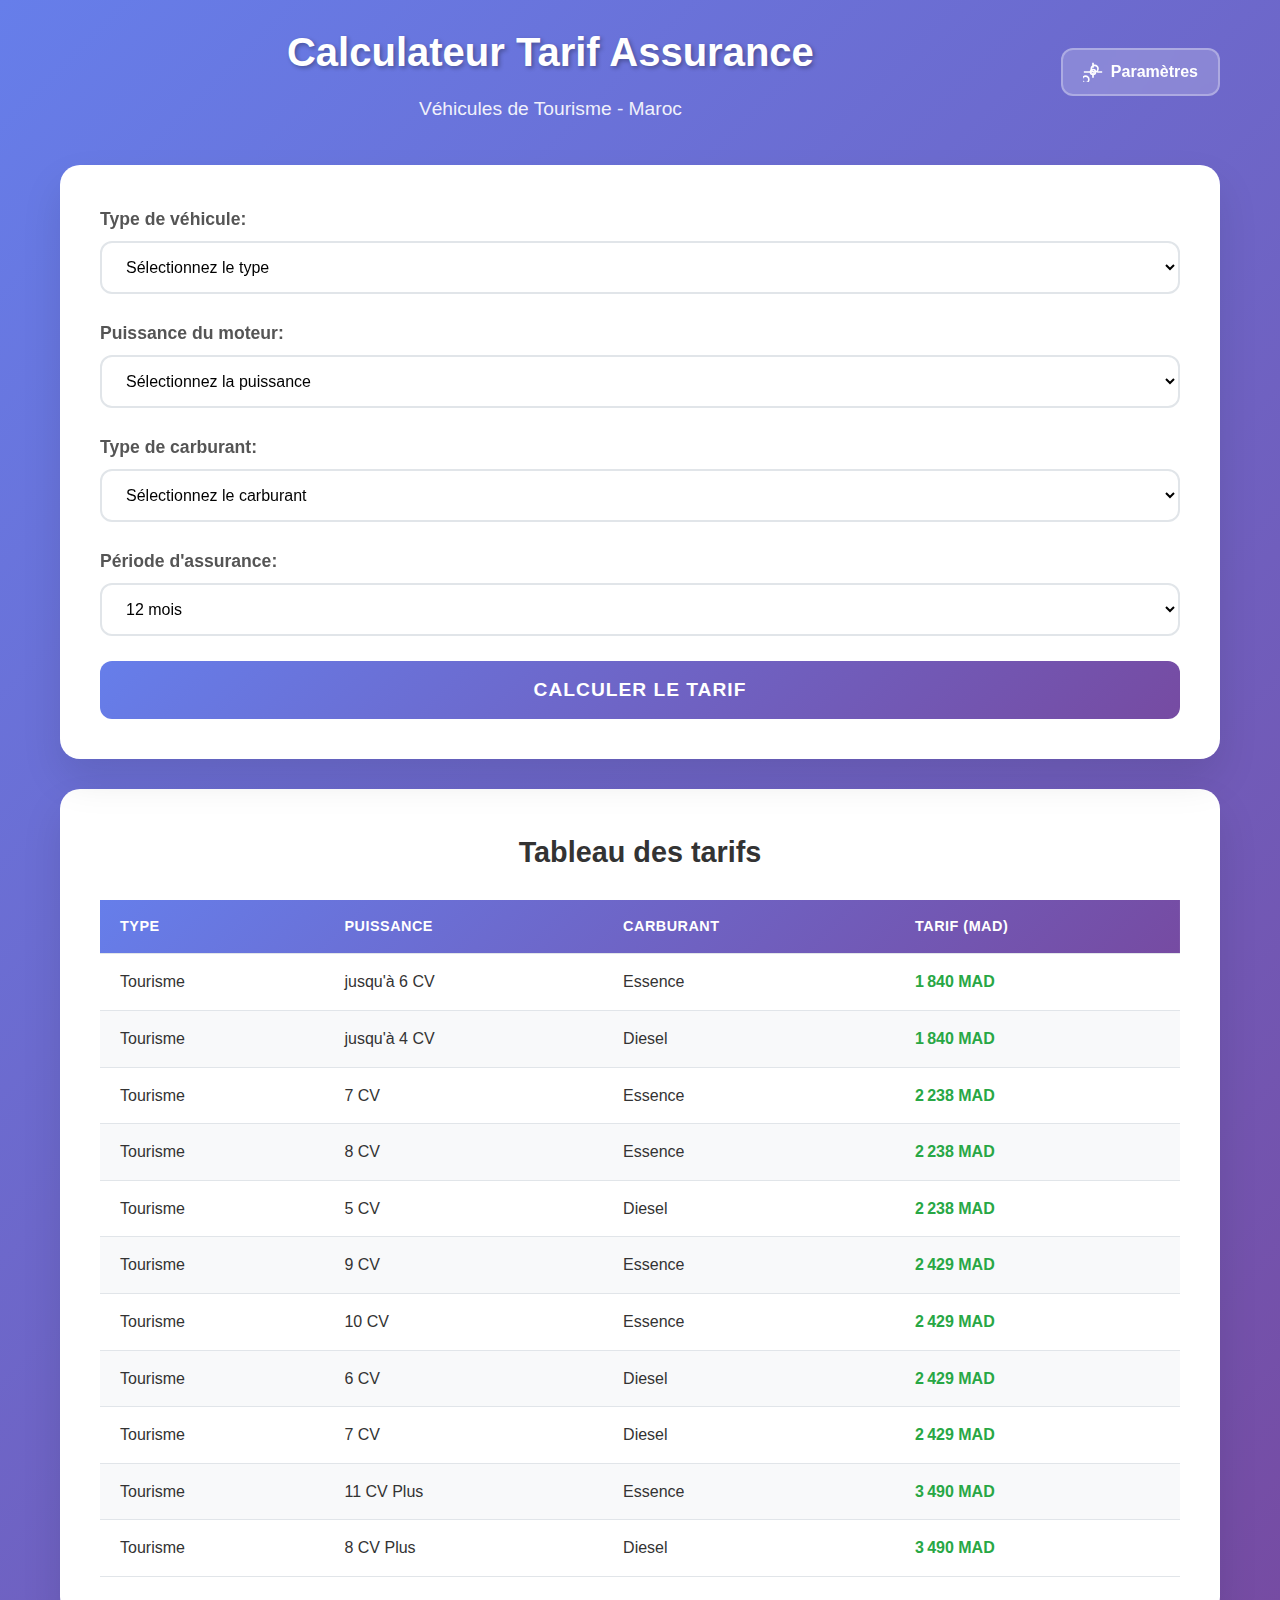
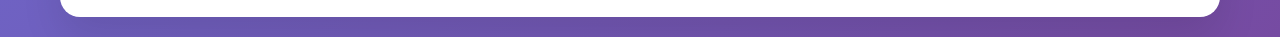
<file: index.html>
<!DOCTYPE html>
<html lang="fr">
<head>
    <meta charset="UTF-8">
    <meta name="viewport" content="width=device-width, initial-scale=1.0">
    <title>Calculateur Tarif Assurance - Véhicules de Tourisme</title>
    <link rel="stylesheet" href="styles.css">
</head>
<body>
    <div class="container">
        <header>
            <div class="header-content">
                <div class="header-text">
                    <h1>Calculateur Tarif Assurance</h1>
                    <p>Véhicules de Tourisme - Maroc</p>
                </div>
                <button id="settings-btn" class="settings-btn" title="Paramètres des tarifs">
                    <svg width="24" height="24" viewBox="0 0 24 24" fill="none" stroke="currentColor" stroke-width="2">
                        <circle cx="12" cy="12" r="3"></circle>
                        <path d="M12 1v6m0 6v6m11-7h-6m-6 0H1m17-4a4 4 0 0 1-8 0 4 4 0 0 1 8 0zM7 21a4 4 0 0 1-8 0 4 4 0 0 1 8 0z"></path>
                    </svg>
                    Paramètres
                </button>
            </div>
        </header>

        <main>
            <div class="calculator-card">
                <form id="insurance-form">
                    <div class="form-group">
                        <label for="vehicle-type">Type de véhicule:</label>
                        <select id="vehicle-type" name="vehicleType" required>
                            <option value="">Sélectionnez le type</option>
                            <option value="Tourisme">Tourisme</option>
                        </select>
                    </div>

                    <div class="form-group">
                        <label for="engine-power">Puissance du moteur:</label>
                        <select id="engine-power" name="enginePower" required>
                            <option value="">Sélectionnez la puissance</option>
                            <option value="jusqu'à 4 CV">Jusqu'à 4 CV</option>
                            <option value="jusqu'à 6 CV">Jusqu'à 6 CV</option>
                            <option value="5 CV">5 CV</option>
                            <option value="6 CV">6 CV</option>
                            <option value="7 CV">7 CV</option>
                            <option value="8 CV">8 CV</option>
                            <option value="9 CV">9 CV</option>
                            <option value="10 CV">10 CV</option>
                            <option value="8 CV Plus">8 CV Plus</option>
                            <option value="11 CV Plus">11 CV Plus</option>
                        </select>
                    </div>

                    <div class="form-group">
                        <label for="fuel-type">Type de carburant:</label>
                        <select id="fuel-type" name="fuelType" required>
                            <option value="">Sélectionnez le carburant</option>
                            <option value="Essence">Essence</option>
                            <option value="Diesel">Diesel</option>
                        </select>
                    </div>

                    <div class="form-group">
                        <label for="period">Période d'assurance:</label>
                        <select id="period" name="period" required>
                            <option value="">Sélectionnez la période</option>
                            <option value="1">1 mois</option>
                            <option value="3">3 mois</option>
                            <option value="6">6 mois</option>
                            <option value="12" selected>12 mois</option>
                        </select>
                    </div>

                    <button type="submit" class="calculate-btn">Calculer le tarif</button>
                </form>

                <div id="result" class="result-section" style="display: none;">
                    <h3>Détail du calcul des primes</h3>
                    <div class="result-details">
                        <div class="result-item">
                            <span class="label">Type de véhicule:</span>
                            <span id="result-vehicle-type" class="value"></span>
                        </div>
                        <div class="result-item">
                            <span class="label">Puissance:</span>
                            <span id="result-engine-power" class="value"></span>
                        </div>
                        <div class="result-item">
                            <span class="label">Carburant:</span>
                            <span id="result-fuel-type" class="value"></span>
                        </div>
                        <div class="result-item">
                            <span class="label">Période:</span>
                            <span id="result-period" class="value"></span>
                        </div>
                        
                        <div class="premium-breakdown">
                            <h4>Détail des primes</h4>
                            <div class="result-item">
                                <span class="label">Prime RC:</span>
                                <span id="result-prime-rc" class="value"></span>
                            </div>
                            <div class="result-item">
                                <span class="label">Prime CAT (RC × 3,5%):</span>
                                <span id="result-prime-cat" class="value"></span>
                            </div>
                            <div class="result-item subtotal">
                                <span class="label">Prime Nette (RC + CAT):</span>
                                <span id="result-prime-nette" class="value"></span>
                            </div>
                            <div class="result-item">
                                <span class="label">Taxe (Prime Nette × 15,45%):</span>
                                <span id="result-taxe" class="value"></span>
                            </div>
                            <div class="result-item">
                                <span class="label">Taxe Parafiscale (Prime Nette × 1%):</span>
                                <span id="result-taxe-parafiscale" class="value"></span>
                            </div>
                            <div class="result-item">
                                <span class="label">Accessoires:</span>
                                <span id="result-accessoires" class="value"></span>
                            </div>
                            <div class="result-item total">
                                <span class="label">Prime TTC:</span>
                                <span id="result-prime-ttc" class="value price"></span>
                            </div>
                        </div>
                    </div>
                </div>

                <div id="error" class="error-section" style="display: none;">
                    <p>Aucun tarif trouvé pour cette combinaison. Veuillez vérifier vos sélections.</p>
                </div>
            </div>

            <div class="tariff-table">
                <h3>Tableau des tarifs</h3>
                <table>
                    <thead>
                        <tr>
                            <th>Type</th>
                            <th>Puissance</th>
                            <th>Carburant</th>
                            <th>Tarif (MAD)</th>
                        </tr>
                    </thead>
                    <tbody id="tariff-tbody">
                        <!-- Tariffs will be populated by JavaScript -->
                    </tbody>
                </table>
            </div>
        </main>

        <!-- Settings Modal -->
        <div id="settings-modal" class="modal" style="display: none;">
            <div class="modal-content">
                <div class="modal-header">
                    <h2>Paramètres des Tarifs</h2>
                    <button id="close-modal" class="close-btn">&times;</button>
                </div>
                
                <div class="modal-body">
                    <div class="settings-section">
                        <h3>Paramètres des Taux</h3>
                        <div class="settings-grid">
                            <div class="setting-item">
                                <label for="cat-rate">Taux CAT (%):</label>
                                <input type="number" id="cat-rate" step="0.01" min="0" max="100" value="3.5">
                                <span class="setting-description">Prime CAT = Prime RC × Taux CAT</span>
                            </div>
                            
                            <div class="setting-item">
                                <label for="tax-rate">Taux Taxe (%):</label>
                                <input type="number" id="tax-rate" step="0.01" min="0" max="100" value="15.45">
                                <span class="setting-description">Taxe = Prime Nette × Taux Taxe</span>
                            </div>
                            
                            <div class="setting-item">
                                <label for="parafiscal-rate">Taux Taxe Parafiscale (%):</label>
                                <input type="number" id="parafiscal-rate" step="0.01" min="0" max="100" value="1.0">
                                <span class="setting-description">Taxe Parafiscale = Prime Nette × Taux Parafiscale</span>
                            </div>
                            
                            <div class="setting-item">
                                <label for="accessories-amount">Montant Accessoires (MAD):</label>
                                <input type="number" id="accessories-amount" step="0.01" min="0" value="17.00">
                                <span class="setting-description">Montant fixe ajouté au calcul final</span>
                            </div>
                        </div>
                    </div>
                    
                    <div class="settings-section">
                        <h3>Taux par Période</h3>
                        <div class="settings-grid">
                            <div class="setting-item">
                                <label for="period-1-rate">Taux 1 mois (%):</label>
                                <input type="number" id="period-1-rate" step="0.01" min="0" max="100" value="15.0">
                                <span class="setting-description">Prime RC × Taux pour 1 mois</span>
                            </div>
                            
                            <div class="setting-item">
                                <label for="period-3-rate">Taux 3 mois (%):</label>
                                <input type="number" id="period-3-rate" step="0.01" min="0" max="100" value="26.0">
                                <span class="setting-description">Prime RC × Taux pour 3 mois</span>
                            </div>
                            
                            <div class="setting-item">
                                <label for="period-6-rate">Taux 6 mois (%):</label>
                                <input type="number" id="period-6-rate" step="0.01" min="0" max="100" value="26.0">
                                <span class="setting-description">Prime RC × Taux pour 6 mois</span>
                            </div>
                            
                            <div class="setting-item">
                                <label for="period-12-rate">Taux 12 mois (%):</label>
                                <input type="number" id="period-12-rate" step="0.01" min="0" max="100" value="100.0">
                                <span class="setting-description">Prime RC × Taux pour 12 mois (base)</span>
                            </div>
                        </div>
                    </div>
                    
                    <div class="settings-section">
                        <h3>Tarifs de Base (Prime RC)</h3>
                        
                        <!-- Add new tariff form -->
                        <div class="add-tariff-form">
                            <h4>Ajouter un nouveau tarif</h4>
                            <div class="add-tariff-grid">
                                <input type="text" id="new-vehicle-type" placeholder="Type de véhicule" value="Tourisme">
                                <input type="text" id="new-engine-power" placeholder="Puissance (ex: 8 CV)">
                                <select id="new-fuel-type">
                                    <option value="Essence">Essence</option>
                                    <option value="Diesel">Diesel</option>
                                </select>
                                <input type="number" id="new-price" placeholder="Prime RC (MAD)" step="0.01" min="0">
                                <button id="add-tariff-btn" class="btn-add">Ajouter</button>
                            </div>
                        </div>
                        
                        <div class="tariff-list">
                            <div class="tariff-header">
                                <span>Type</span>
                                <span>Puissance</span>
                                <span>Carburant</span>
                                <span>Prime RC (MAD)</span>
                                <span>Actions</span>
                            </div>
                            <div id="editable-tariffs">
                                <!-- Tariffs will be populated by JavaScript -->
                            </div>
                        </div>
                    </div>
                </div>
                
                <div class="modal-footer">
                    <button id="reset-settings" class="btn-secondary">Réinitialiser</button>
                    <button id="save-settings" class="btn-primary">Sauvegarder</button>
                </div>
            </div>
        </div>
    </div>

    <script src="script.js"></script>
</body>
</html>
</file>
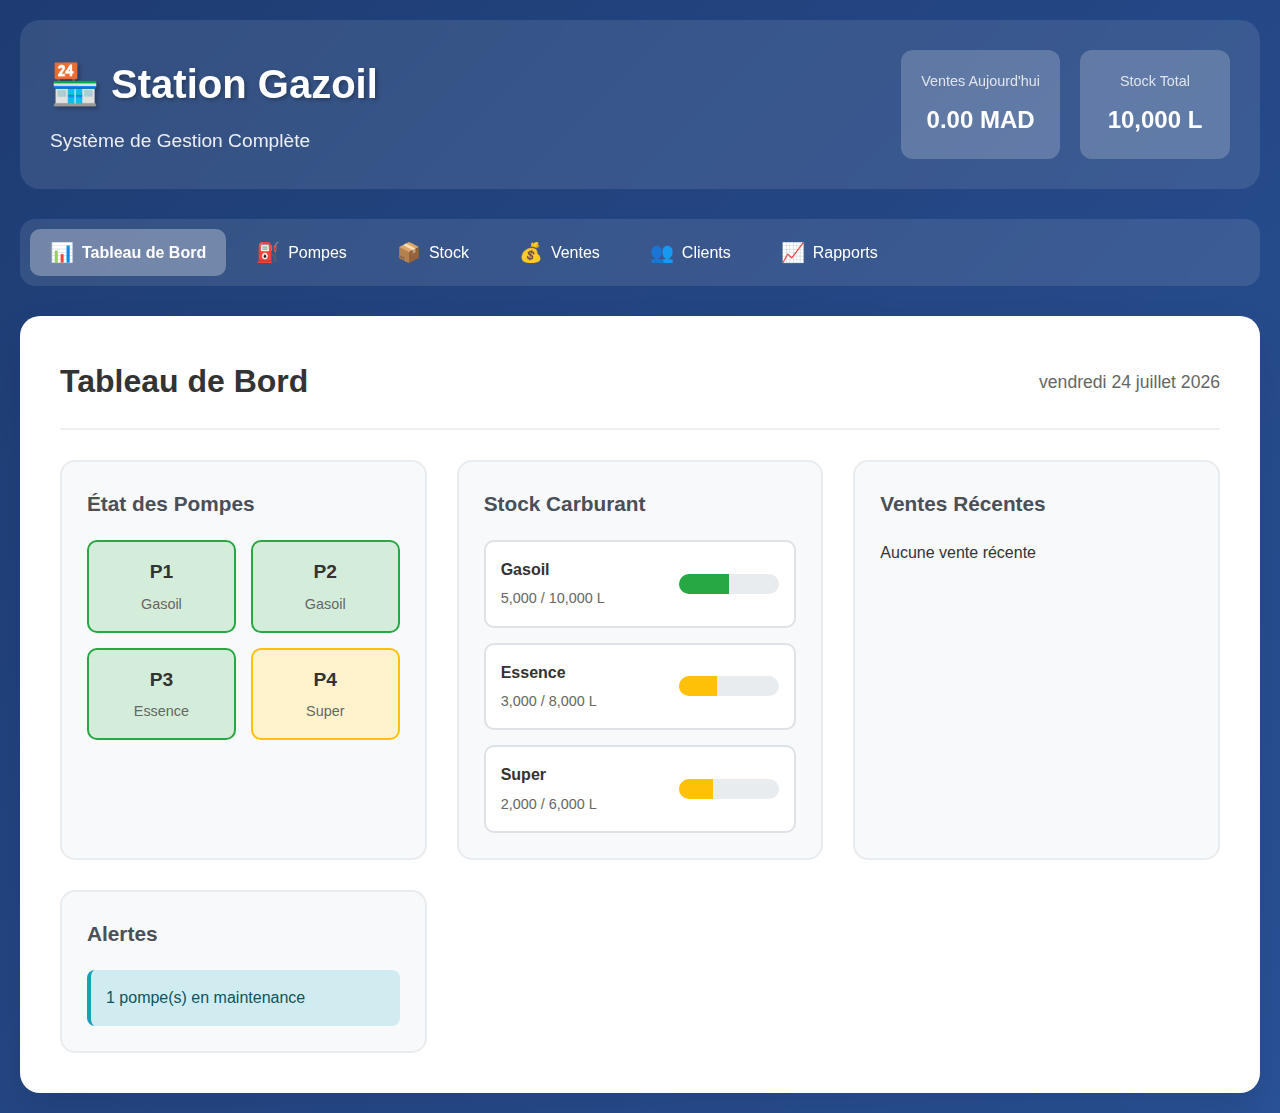
<file: station-gazoil.html>
<!DOCTYPE html>
<html lang="fr">
<head>
    <meta charset="UTF-8">
    <meta name="viewport" content="width=device-width, initial-scale=1.0">
    <title>Système de Gestion Station Gazoil</title>
    <link rel="stylesheet" href="station-styles.css">
</head>
<body>
    <div class="container">
        <header>
            <div class="header-content">
                <div class="header-text">
                    <h1>🏪 Station Gazoil</h1>
                    <p>Système de Gestion Complète</p>
                </div>
                <div class="header-stats">
                    <div class="stat-card">
                        <span class="stat-label">Ventes Aujourd'hui</span>
                        <span class="stat-value" id="daily-sales">0 MAD</span>
                    </div>
                    <div class="stat-card">
                        <span class="stat-label">Stock Total</span>
                        <span class="stat-value" id="total-stock">0 L</span>
                    </div>
                </div>
            </div>
        </header>

        <nav class="main-nav">
            <button class="nav-btn active" data-section="dashboard">
                <span class="nav-icon">📊</span>
                Tableau de Bord
            </button>
            <button class="nav-btn" data-section="pumps">
                <span class="nav-icon">⛽</span>
                Pompes
            </button>
            <button class="nav-btn" data-section="inventory">
                <span class="nav-icon">📦</span>
                Stock
            </button>
            <button class="nav-btn" data-section="sales">
                <span class="nav-icon">💰</span>
                Ventes
            </button>
            <button class="nav-btn" data-section="customers">
                <span class="nav-icon">👥</span>
                Clients
            </button>
            <button class="nav-btn" data-section="reports">
                <span class="nav-icon">📈</span>
                Rapports
            </button>
        </nav>

        <main class="main-content">
            <!-- Dashboard Section -->
            <section id="dashboard" class="content-section active">
                <div class="section-header">
                    <h2>Tableau de Bord</h2>
                    <div class="date-display" id="current-date"></div>
                </div>
                
                <div class="dashboard-grid">
                    <div class="dashboard-card">
                        <h3>État des Pompes</h3>
                        <div id="pumps-status" class="pumps-grid">
                            <!-- Pumps will be populated by JavaScript -->
                        </div>
                    </div>
                    
                    <div class="dashboard-card">
                        <h3>Stock Carburant</h3>
                        <div id="fuel-levels" class="fuel-levels">
                            <!-- Fuel levels will be populated by JavaScript -->
                        </div>
                    </div>
                    
                    <div class="dashboard-card">
                        <h3>Ventes Récentes</h3>
                        <div id="recent-sales" class="recent-sales">
                            <!-- Recent sales will be populated by JavaScript -->
                        </div>
                    </div>
                    
                    <div class="dashboard-card">
                        <h3>Alertes</h3>
                        <div id="alerts" class="alerts-list">
                            <!-- Alerts will be populated by JavaScript -->
                        </div>
                    </div>
                </div>
            </section>

            <!-- Pumps Section -->
            <section id="pumps" class="content-section">
                <div class="section-header">
                    <h2>Gestion des Pompes</h2>
                    <button class="btn-primary" id="add-pump-btn">Ajouter Pompe</button>
                </div>
                
                <div class="pumps-management">
                    <div id="pumps-list" class="pumps-list">
                        <!-- Pumps list will be populated by JavaScript -->
                    </div>
                </div>
            </section>

            <!-- Inventory Section -->
            <section id="inventory" class="content-section">
                <div class="section-header">
                    <h2>Gestion du Stock</h2>
                    <button class="btn-primary" id="add-stock-btn">Ajouter Stock</button>
                </div>
                
                <div class="inventory-grid">
                    <div class="inventory-card">
                        <h3>Niveaux de Stock</h3>
                        <div id="stock-levels" class="stock-levels">
                            <!-- Stock levels will be populated by JavaScript -->
                        </div>
                    </div>
                    
                    <div class="inventory-card">
                        <h3>Historique des Livraisons</h3>
                        <div id="delivery-history" class="delivery-history">
                            <!-- Delivery history will be populated by JavaScript -->
                        </div>
                    </div>
                </div>
            </section>

            <!-- Sales Section -->
            <section id="sales" class="content-section">
                <div class="section-header">
                    <h2>Enregistrement des Ventes</h2>
                    <div class="sales-controls">
                        <select id="pump-select">
                            <option value="">Sélectionner Pompe</option>
                        </select>
                        <button class="btn-primary" id="new-sale-btn">Nouvelle Vente</button>
                    </div>
                </div>
                
                <div class="sales-grid">
                    <div class="sales-form-card">
                        <h3>Nouvelle Vente</h3>
                        <form id="sales-form">
                            <div class="form-group">
                                <label for="sale-pump">Pompe:</label>
                                <select id="sale-pump" required>
                                    <option value="">Sélectionner</option>
                                </select>
                            </div>
                            <div class="form-group">
                                <label for="sale-fuel-type">Type Carburant:</label>
                                <select id="sale-fuel-type" required>
                                    <option value="">Sélectionner</option>
                                    <option value="Gasoil">Gasoil</option>
                                    <option value="Essence">Essence</option>
                                    <option value="Super">Super</option>
                                </select>
                            </div>
                            <div class="form-group">
                                <label for="sale-quantity">Quantité (L):</label>
                                <input type="number" id="sale-quantity" step="0.01" min="0" required>
                            </div>
                            <div class="form-group">
                                <label for="sale-price">Prix Unitaire (MAD/L):</label>
                                <input type="number" id="sale-price" step="0.01" min="0" required>
                            </div>
                            <div class="form-group">
                                <label for="sale-customer">Client (optionnel):</label>
                                <input type="text" id="sale-customer" placeholder="Nom du client">
                            </div>
                            <div class="form-group">
                                <label class="total-display">Total: <span id="sale-total">0.00 MAD</span></label>
                            </div>
                            <button type="submit" class="btn-primary btn-large">Enregistrer Vente</button>
                        </form>
                    </div>
                    
                    <div class="sales-history-card">
                        <h3>Ventes du Jour</h3>
                        <div id="daily-sales-list" class="sales-list">
                            <!-- Daily sales will be populated by JavaScript -->
                        </div>
                    </div>
                </div>
            </section>

            <!-- Customers Section -->
            <section id="customers" class="content-section">
                <div class="section-header">
                    <h2>Gestion des Clients</h2>
                    <button class="btn-primary" id="add-customer-btn">Ajouter Client</button>
                </div>
                
                <div class="customers-grid">
                    <div id="customers-list" class="customers-list">
                        <!-- Customers will be populated by JavaScript -->
                    </div>
                </div>
            </section>

            <!-- Reports Section -->
            <section id="reports" class="content-section">
                <div class="section-header">
                    <h2>Rapports et Statistiques</h2>
                    <div class="report-controls">
                        <input type="date" id="report-start-date">
                        <input type="date" id="report-end-date">
                        <button class="btn-primary" id="generate-report-btn">Générer Rapport</button>
                    </div>
                </div>
                
                <div class="reports-grid">
                    <div class="report-card">
                        <h3>Résumé des Ventes</h3>
                        <div id="sales-summary" class="report-content">
                            <!-- Sales summary will be populated by JavaScript -->
                        </div>
                    </div>
                    
                    <div class="report-card">
                        <h3>Performance des Pompes</h3>
                        <div id="pumps-performance" class="report-content">
                            <!-- Pumps performance will be populated by JavaScript -->
                        </div>
                    </div>
                    
                    <div class="report-card">
                        <h3>Consommation par Carburant</h3>
                        <div id="fuel-consumption" class="report-content">
                            <!-- Fuel consumption will be populated by JavaScript -->
                        </div>
                    </div>
                </div>
            </section>
        </main>

        <!-- Modals -->
        <div id="pump-modal" class="modal">
            <div class="modal-content">
                <div class="modal-header">
                    <h3>Gestion Pompe</h3>
                    <button class="close-btn">&times;</button>
                </div>
                <div class="modal-body">
                    <form id="pump-form">
                        <div class="form-group">
                            <label for="pump-number">Numéro Pompe:</label>
                            <input type="number" id="pump-number" min="1" required>
                        </div>
                        <div class="form-group">
                            <label for="pump-fuel-type">Type Carburant:</label>
                            <select id="pump-fuel-type" required>
                                <option value="Gasoil">Gasoil</option>
                                <option value="Essence">Essence</option>
                                <option value="Super">Super</option>
                            </select>
                        </div>
                        <div class="form-group">
                            <label for="pump-status">État:</label>
                            <select id="pump-status" required>
                                <option value="active">Active</option>
                                <option value="maintenance">Maintenance</option>
                                <option value="inactive">Inactive</option>
                            </select>
                        </div>
                        <button type="submit" class="btn-primary">Sauvegarder</button>
                    </form>
                </div>
            </div>
        </div>

        <div id="stock-modal" class="modal">
            <div class="modal-content">
                <div class="modal-header">
                    <h3>Ajouter Stock</h3>
                    <button class="close-btn">&times;</button>
                </div>
                <div class="modal-body">
                    <form id="stock-form">
                        <div class="form-group">
                            <label for="stock-fuel-type">Type Carburant:</label>
                            <select id="stock-fuel-type" required>
                                <option value="Gasoil">Gasoil</option>
                                <option value="Essence">Essence</option>
                                <option value="Super">Super</option>
                            </select>
                        </div>
                        <div class="form-group">
                            <label for="stock-quantity">Quantité (L):</label>
                            <input type="number" id="stock-quantity" step="0.01" min="0" required>
                        </div>
                        <div class="form-group">
                            <label for="stock-cost">Coût Total (MAD):</label>
                            <input type="number" id="stock-cost" step="0.01" min="0" required>
                        </div>
                        <div class="form-group">
                            <label for="stock-supplier">Fournisseur:</label>
                            <input type="text" id="stock-supplier" required>
                        </div>
                        <button type="submit" class="btn-primary">Ajouter Stock</button>
                    </form>
                </div>
            </div>
        </div>
    </div>

    <script src="station-script.js"></script>
</body>
</html>
</file>
<file: styles.css>
/* Reset and base styles */
* {
    margin: 0;
    padding: 0;
    box-sizing: border-box;
}

body {
    font-family: 'Segoe UI', Tahoma, Geneva, Verdana, sans-serif;
    line-height: 1.6;
    color: #333;
    background: linear-gradient(135deg, #667eea 0%, #764ba2 100%);
    min-height: 100vh;
}

.container {
    max-width: 1200px;
    margin: 0 auto;
    padding: 20px;
}

/* Header styles */
header {
    margin-bottom: 40px;
    color: white;
}

.header-content {
    display: flex;
    justify-content: space-between;
    align-items: center;
    flex-wrap: wrap;
    gap: 20px;
}

.header-text {
    text-align: center;
    flex: 1;
}

.header-text h1 {
    font-size: 2.5rem;
    font-weight: 700;
    margin-bottom: 10px;
    text-shadow: 2px 2px 4px rgba(0,0,0,0.3);
}

.header-text p {
    font-size: 1.2rem;
    opacity: 0.9;
}

.settings-btn {
    display: flex;
    align-items: center;
    gap: 8px;
    padding: 12px 20px;
    background: rgba(255,255,255,0.2);
    color: white;
    border: 2px solid rgba(255,255,255,0.3);
    border-radius: 12px;
    font-size: 1rem;
    font-weight: 600;
    cursor: pointer;
    transition: all 0.3s ease;
    backdrop-filter: blur(10px);
}

.settings-btn:hover {
    background: rgba(255,255,255,0.3);
    border-color: rgba(255,255,255,0.5);
    transform: translateY(-2px);
}

.settings-btn svg {
    width: 20px;
    height: 20px;
}

/* Main content */
main {
    display: grid;
    gap: 30px;
    grid-template-columns: 1fr;
}

/* Calculator card */
.calculator-card {
    background: white;
    border-radius: 20px;
    padding: 40px;
    box-shadow: 0 20px 40px rgba(0,0,0,0.1);
    backdrop-filter: blur(10px);
}

/* Form styles */
.form-group {
    margin-bottom: 25px;
}

.form-group label {
    display: block;
    margin-bottom: 8px;
    font-weight: 600;
    color: #555;
    font-size: 1.1rem;
}

select {
    width: 100%;
    padding: 15px 20px;
    border: 2px solid #e1e5e9;
    border-radius: 12px;
    font-size: 1rem;
    background: white;
    transition: all 0.3s ease;
    cursor: pointer;
}

select:focus {
    outline: none;
    border-color: #667eea;
    box-shadow: 0 0 0 3px rgba(102, 126, 234, 0.1);
}

select.selected {
    border-color: #28a745;
    background-color: #f8fff9;
}

select option {
    padding: 10px;
}

/* Calculate button */
.calculate-btn {
    width: 100%;
    padding: 18px;
    background: linear-gradient(135deg, #667eea 0%, #764ba2 100%);
    color: white;
    border: none;
    border-radius: 12px;
    font-size: 1.2rem;
    font-weight: 600;
    cursor: pointer;
    transition: all 0.3s ease;
    text-transform: uppercase;
    letter-spacing: 1px;
}

.calculate-btn:hover {
    transform: translateY(-2px);
    box-shadow: 0 10px 25px rgba(102, 126, 234, 0.3);
}

.calculate-btn:active {
    transform: translateY(0);
}

/* Result section */
.result-section {
    margin-top: 30px;
    padding: 30px;
    background: linear-gradient(135deg, #28a745 0%, #20c997 100%);
    border-radius: 15px;
    color: white;
    animation: slideIn 0.5s ease-out;
}

.result-section h3 {
    margin-bottom: 20px;
    font-size: 1.5rem;
    text-align: center;
}

.premium-breakdown {
    margin-top: 25px;
    padding-top: 20px;
    border-top: 2px solid rgba(255,255,255,0.2);
}

.premium-breakdown h4 {
    margin-bottom: 15px;
    font-size: 1.2rem;
    text-align: center;
    color: rgba(255,255,255,0.9);
}

.result-details {
    display: grid;
    gap: 15px;
}

.result-item {
    display: flex;
    justify-content: space-between;
    align-items: center;
    padding: 12px 0;
    border-bottom: 1px solid rgba(255,255,255,0.2);
}

.result-item:last-child {
    border-bottom: none;
}

.result-item.subtotal {
    margin-top: 10px;
    padding-top: 15px;
    border-top: 1px solid rgba(255,255,255,0.2);
    font-weight: 600;
    background: rgba(255,255,255,0.1);
    padding: 15px 12px;
    border-radius: 8px;
}

.result-item.total {
    margin-top: 15px;
    padding-top: 20px;
    border-top: 2px solid rgba(255,255,255,0.3);
    font-size: 1.3rem;
    font-weight: 700;
    background: rgba(255,255,255,0.15);
    padding: 20px 12px;
    border-radius: 10px;
}

.result-item .label {
    font-weight: 500;
}

.result-item .value {
    font-weight: 600;
}

.result-item .price {
    font-size: 1.4rem;
    color: #fff;
    text-shadow: 1px 1px 2px rgba(0,0,0,0.2);
}

/* Error section */
.error-section {
    margin-top: 30px;
    padding: 25px;
    background: linear-gradient(135deg, #dc3545 0%, #c82333 100%);
    border-radius: 15px;
    color: white;
    text-align: center;
    animation: slideIn 0.5s ease-out;
}

.error-section p {
    font-size: 1.1rem;
    margin: 0;
}

/* Tariff table */
.tariff-table {
    background: white;
    border-radius: 20px;
    padding: 40px;
    box-shadow: 0 20px 40px rgba(0,0,0,0.1);
    overflow-x: auto;
}

.tariff-table h3 {
    margin-bottom: 25px;
    color: #333;
    font-size: 1.8rem;
    text-align: center;
}

table {
    width: 100%;
    border-collapse: collapse;
    margin-top: 20px;
}

thead {
    background: linear-gradient(135deg, #667eea 0%, #764ba2 100%);
    color: white;
}

th, td {
    padding: 15px 20px;
    text-align: left;
    border-bottom: 1px solid #e1e5e9;
}

th {
    font-weight: 600;
    text-transform: uppercase;
    letter-spacing: 0.5px;
    font-size: 0.9rem;
}

tbody tr {
    transition: background-color 0.3s ease;
}

tbody tr:hover {
    background-color: #f8f9fa;
}

tbody tr:nth-child(even) {
    background-color: #f8f9fa;
}

tbody tr:nth-child(even):hover {
    background-color: #e9ecef;
}

td:last-child {
    font-weight: 600;
    color: #28a745;
}

/* Animations */
@keyframes slideIn {
    from {
        opacity: 0;
        transform: translateY(20px);
    }
    to {
        opacity: 1;
        transform: translateY(0);
    }
}

/* Responsive design */
@media (max-width: 768px) {
    .container {
        padding: 15px;
    }
    
    header h1 {
        font-size: 2rem;
    }
    
    .calculator-card,
    .tariff-table {
        padding: 25px;
    }
    
    .result-item {
        flex-direction: column;
        align-items: flex-start;
        gap: 5px;
    }
    
    .result-item .value {
        align-self: flex-end;
    }
    
    table {
        font-size: 0.9rem;
    }
    
    th, td {
        padding: 10px 15px;
    }
}

@media (max-width: 480px) {
    header h1 {
        font-size: 1.8rem;
    }
    
    .calculator-card,
    .tariff-table {
        padding: 20px;
    }
    
    th, td {
        padding: 8px 12px;
        font-size: 0.8rem;
    }
}

/* Focus styles for accessibility */
select:focus,
.calculate-btn:focus {
    outline: 2px solid #667eea;
    outline-offset: 2px;
}

/* Loading state */
.calculate-btn:disabled {
    opacity: 0.7;
    cursor: not-allowed;
    transform: none;
}

/* Modal styles */
.modal {
    display: none;
    position: fixed;
    top: 0;
    left: 0;
    width: 100%;
    height: 100%;
    background: rgba(0,0,0,0.8);
    backdrop-filter: blur(5px);
    z-index: 1000;
    align-items: center;
    justify-content: center;
    padding: 20px;
}

.modal-content {
    background: white;
    border-radius: 20px;
    max-width: 900px;
    width: 100%;
    max-height: 90vh;
    overflow-y: auto;
    box-shadow: 0 25px 50px rgba(0,0,0,0.3);
    animation: modalSlideIn 0.3s ease-out;
}

@keyframes modalSlideIn {
    from {
        opacity: 0;
        transform: translateY(-50px) scale(0.95);
    }
    to {
        opacity: 1;
        transform: translateY(0) scale(1);
    }
}

.modal-header {
    display: flex;
    justify-content: space-between;
    align-items: center;
    padding: 30px 40px 20px;
    border-bottom: 2px solid #f0f0f0;
}

.modal-header h2 {
    margin: 0;
    color: #333;
    font-size: 1.8rem;
}

.close-btn {
    background: none;
    border: none;
    font-size: 2rem;
    color: #999;
    cursor: pointer;
    padding: 0;
    width: 40px;
    height: 40px;
    display: flex;
    align-items: center;
    justify-content: center;
    border-radius: 50%;
    transition: all 0.3s ease;
}

.close-btn:hover {
    background: #f0f0f0;
    color: #333;
}

.modal-body {
    padding: 30px 40px;
}

.settings-section {
    margin-bottom: 40px;
}

.settings-section:last-child {
    margin-bottom: 0;
}

.settings-section h3 {
    margin-bottom: 25px;
    color: #333;
    font-size: 1.4rem;
    border-bottom: 2px solid #667eea;
    padding-bottom: 10px;
}

.settings-grid {
    display: grid;
    gap: 25px;
    grid-template-columns: repeat(auto-fit, minmax(300px, 1fr));
}

.setting-item {
    display: flex;
    flex-direction: column;
    gap: 8px;
}

.setting-item label {
    font-weight: 600;
    color: #555;
    font-size: 1.1rem;
}

.setting-item input {
    padding: 12px 15px;
    border: 2px solid #e1e5e9;
    border-radius: 8px;
    font-size: 1rem;
    transition: all 0.3s ease;
}

.setting-item input:focus {
    outline: none;
    border-color: #667eea;
    box-shadow: 0 0 0 3px rgba(102, 126, 234, 0.1);
}

.setting-description {
    font-size: 0.9rem;
    color: #777;
    font-style: italic;
}

.tariff-list {
    border: 2px solid #f0f0f0;
    border-radius: 12px;
    overflow: hidden;
}

.tariff-header {
    display: grid;
    grid-template-columns: 1fr 1fr 1fr 1fr 120px;
    gap: 15px;
    padding: 15px 20px;
    background: linear-gradient(135deg, #667eea 0%, #764ba2 100%);
    color: white;
    font-weight: 600;
    text-align: center;
}

.tariff-row {
    display: grid;
    grid-template-columns: 1fr 1fr 1fr 1fr 120px;
    gap: 15px;
    padding: 15px 20px;
    border-bottom: 1px solid #f0f0f0;
    align-items: center;
}

.tariff-row:last-child {
    border-bottom: none;
}

.tariff-row:nth-child(even) {
    background: #f8f9fa;
}

.tariff-cell {
    text-align: center;
    font-weight: 500;
}

.tariff-price-input {
    padding: 8px 12px;
    border: 1px solid #ddd;
    border-radius: 6px;
    text-align: center;
    font-weight: 600;
}

.edit-btn {
    padding: 6px 12px;
    background: #28a745;
    color: white;
    border: none;
    border-radius: 6px;
    font-size: 0.9rem;
    cursor: pointer;
    transition: all 0.3s ease;
}

.edit-btn:hover {
    background: #218838;
    transform: translateY(-1px);
}

.modal-footer {
    display: flex;
    justify-content: space-between;
    padding: 20px 40px 30px;
    border-top: 2px solid #f0f0f0;
    gap: 15px;
}

.btn-primary, .btn-secondary {
    padding: 12px 25px;
    border: none;
    border-radius: 8px;
    font-size: 1rem;
    font-weight: 600;
    cursor: pointer;
    transition: all 0.3s ease;
}

.btn-primary {
    background: linear-gradient(135deg, #667eea 0%, #764ba2 100%);
    color: white;
}

.btn-primary:hover {
    transform: translateY(-2px);
    box-shadow: 0 8px 20px rgba(102, 126, 234, 0.3);
}

.btn-secondary {
    background: #6c757d;
    color: white;
}

.btn-secondary:hover {
    background: #5a6268;
    transform: translateY(-2px);
}

/* Notification styles */
.notification {
    position: fixed;
    top: 20px;
    right: 20px;
    padding: 15px 25px;
    border-radius: 8px;
    color: white;
    font-weight: 600;
    z-index: 1001;
    transform: translateX(400px);
    opacity: 0;
    transition: all 0.3s ease;
}

.notification.show {
    transform: translateX(0);
    opacity: 1;
}

.notification-success {
    background: #28a745;
}

.notification-error {
    background: #dc3545;
}

.notification-info {
    background: #17a2b8;
}

/* Responsive modal */
@media (max-width: 768px) {
    .modal-content {
        margin: 10px;
        max-height: 95vh;
    }
    
    .modal-header, .modal-body, .modal-footer {
        padding: 20px 25px;
    }
    
    .settings-grid {
        grid-template-columns: 1fr;
    }
    
    .tariff-header, .tariff-row {
        grid-template-columns: 1fr;
        gap: 10px;
        text-align: left;
    }
    
    .tariff-header span, .tariff-cell {
        text-align: left;
    }
    
    .modal-footer {
        flex-direction: column;
    }
    
    .header-content {
        flex-direction: column;
        text-align: center;
    }
}

/* Add tariff form styles */
.add-tariff-form {
    background: #f8f9fa;
    padding: 25px;
    border-radius: 12px;
    margin-bottom: 30px;
    border: 2px solid #e9ecef;
}

.add-tariff-form h4 {
    margin-bottom: 20px;
    color: #495057;
    font-size: 1.2rem;
}

.add-tariff-grid {
    display: grid;
    grid-template-columns: 1fr 1fr 1fr 1fr auto;
    gap: 15px;
    align-items: end;
}

.add-tariff-grid input,
.add-tariff-grid select {
    padding: 10px 12px;
    border: 1px solid #ced4da;
    border-radius: 6px;
    font-size: 0.9rem;
}

.btn-add {
    padding: 10px 20px;
    background: #007bff;
    color: white;
    border: none;
    border-radius: 6px;
    font-weight: 600;
    cursor: pointer;
    transition: all 0.3s ease;
}

.btn-add:hover {
    background: #0056b3;
    transform: translateY(-1px);
}

.tariff-actions {
    display: flex;
    gap: 8px;
    justify-content: center;
}

.delete-btn {
    padding: 6px 12px;
    background: #dc3545;
    color: white;
    border: none;
    border-radius: 6px;
    font-size: 0.9rem;
    cursor: pointer;
    transition: all 0.3s ease;
}

.delete-btn:hover {
    background: #c82333;
    transform: translateY(-1px);
}

.tariff-header {
    grid-template-columns: 1fr 1fr 1fr 1fr 150px;
}

.tariff-row {
    grid-template-columns: 1fr 1fr 1fr 1fr 150px;
}

/* Responsive add tariff form */
@media (max-width: 768px) {
    .add-tariff-grid {
        grid-template-columns: 1fr;
        gap: 12px;
    }
    
    .tariff-actions {
        flex-direction: column;
        gap: 5px;
    }
}

/* Smooth transitions */
* {
    transition: color 0.3s ease, background-color 0.3s ease, border-color 0.3s ease;
}
</file>
<file: station-styles.css>
/* Reset and base styles */
* {
    margin: 0;
    padding: 0;
    box-sizing: border-box;
}

body {
    font-family: 'Segoe UI', Tahoma, Geneva, Verdana, sans-serif;
    line-height: 1.6;
    color: #333;
    background: linear-gradient(135deg, #1e3c72 0%, #2a5298 100%);
    min-height: 100vh;
}

.container {
    max-width: 1400px;
    margin: 0 auto;
    padding: 20px;
}

/* Header styles */
header {
    background: rgba(255,255,255,0.1);
    backdrop-filter: blur(10px);
    border-radius: 20px;
    padding: 30px;
    margin-bottom: 30px;
    color: white;
}

.header-content {
    display: flex;
    justify-content: space-between;
    align-items: center;
    flex-wrap: wrap;
    gap: 20px;
}

.header-text h1 {
    font-size: 2.5rem;
    font-weight: 700;
    margin-bottom: 10px;
    text-shadow: 2px 2px 4px rgba(0,0,0,0.3);
}

.header-text p {
    font-size: 1.2rem;
    opacity: 0.9;
}

.header-stats {
    display: flex;
    gap: 20px;
}

.stat-card {
    background: rgba(255,255,255,0.2);
    padding: 20px;
    border-radius: 12px;
    text-align: center;
    min-width: 150px;
}

.stat-label {
    display: block;
    font-size: 0.9rem;
    opacity: 0.8;
    margin-bottom: 8px;
}

.stat-value {
    display: block;
    font-size: 1.5rem;
    font-weight: 700;
}

/* Navigation */
.main-nav {
    display: flex;
    background: rgba(255,255,255,0.1);
    backdrop-filter: blur(10px);
    border-radius: 15px;
    padding: 10px;
    margin-bottom: 30px;
    gap: 10px;
    overflow-x: auto;
}

.nav-btn {
    display: flex;
    align-items: center;
    gap: 8px;
    padding: 12px 20px;
    background: transparent;
    color: white;
    border: none;
    border-radius: 10px;
    font-size: 1rem;
    font-weight: 500;
    cursor: pointer;
    transition: all 0.3s ease;
    white-space: nowrap;
}

.nav-btn:hover {
    background: rgba(255,255,255,0.2);
}

.nav-btn.active {
    background: rgba(255,255,255,0.3);
    font-weight: 600;
}

.nav-icon {
    font-size: 1.2rem;
}

/* Main content */
.main-content {
    background: white;
    border-radius: 20px;
    min-height: 600px;
    box-shadow: 0 20px 40px rgba(0,0,0,0.1);
}

.content-section {
    display: none;
    padding: 40px;
}

.content-section.active {
    display: block;
}

.section-header {
    display: flex;
    justify-content: space-between;
    align-items: center;
    margin-bottom: 30px;
    padding-bottom: 20px;
    border-bottom: 2px solid #f0f0f0;
}

.section-header h2 {
    font-size: 2rem;
    color: #333;
}

.date-display {
    font-size: 1.1rem;
    color: #666;
    font-weight: 500;
}

/* Dashboard */
.dashboard-grid {
    display: grid;
    grid-template-columns: repeat(auto-fit, minmax(300px, 1fr));
    gap: 30px;
}

.dashboard-card {
    background: #f8f9fa;
    border-radius: 15px;
    padding: 25px;
    border: 2px solid #e9ecef;
}

.dashboard-card h3 {
    margin-bottom: 20px;
    color: #495057;
    font-size: 1.3rem;
}

/* Pumps grid */
.pumps-grid {
    display: grid;
    grid-template-columns: repeat(auto-fill, minmax(120px, 1fr));
    gap: 15px;
}

.pump-status {
    background: white;
    border-radius: 10px;
    padding: 15px;
    text-align: center;
    border: 2px solid #dee2e6;
    transition: all 0.3s ease;
}

.pump-status.active {
    border-color: #28a745;
    background: #d4edda;
}

.pump-status.maintenance {
    border-color: #ffc107;
    background: #fff3cd;
}

.pump-status.inactive {
    border-color: #dc3545;
    background: #f8d7da;
}

.pump-number {
    font-size: 1.2rem;
    font-weight: 700;
    margin-bottom: 5px;
}

.pump-fuel {
    font-size: 0.9rem;
    color: #666;
}

/* Fuel levels */
.fuel-levels {
    display: flex;
    flex-direction: column;
    gap: 15px;
}

.fuel-level {
    display: flex;
    justify-content: space-between;
    align-items: center;
    padding: 15px;
    background: white;
    border-radius: 10px;
    border: 2px solid #dee2e6;
}

.fuel-info {
    display: flex;
    flex-direction: column;
}

.fuel-name {
    font-weight: 600;
    margin-bottom: 5px;
}

.fuel-quantity {
    color: #666;
    font-size: 0.9rem;
}

.fuel-bar {
    width: 100px;
    height: 20px;
    background: #e9ecef;
    border-radius: 10px;
    overflow: hidden;
}

.fuel-bar-fill {
    height: 100%;
    transition: width 0.3s ease;
}

.fuel-bar-fill.high {
    background: #28a745;
}

.fuel-bar-fill.medium {
    background: #ffc107;
}

.fuel-bar-fill.low {
    background: #dc3545;
}

/* Forms */
.form-group {
    margin-bottom: 20px;
}

.form-group label {
    display: block;
    margin-bottom: 8px;
    font-weight: 600;
    color: #555;
}

.form-group input,
.form-group select {
    width: 100%;
    padding: 12px 15px;
    border: 2px solid #e1e5e9;
    border-radius: 8px;
    font-size: 1rem;
    transition: all 0.3s ease;
}

.form-group input:focus,
.form-group select:focus {
    outline: none;
    border-color: #2a5298;
    box-shadow: 0 0 0 3px rgba(42, 82, 152, 0.1);
}

/* Buttons */
.btn-primary {
    background: linear-gradient(135deg, #2a5298 0%, #1e3c72 100%);
    color: white;
    border: none;
    padding: 12px 25px;
    border-radius: 8px;
    font-size: 1rem;
    font-weight: 600;
    cursor: pointer;
    transition: all 0.3s ease;
}

.btn-primary:hover {
    transform: translateY(-2px);
    box-shadow: 0 8px 20px rgba(42, 82, 152, 0.3);
}

.btn-large {
    padding: 15px 30px;
    font-size: 1.1rem;
}

.btn-secondary {
    background: #6c757d;
    color: white;
    border: none;
    padding: 8px 16px;
    border-radius: 6px;
    font-size: 0.9rem;
    cursor: pointer;
    transition: all 0.3s ease;
}

.btn-danger {
    background: #dc3545;
    color: white;
    border: none;
    padding: 8px 16px;
    border-radius: 6px;
    font-size: 0.9rem;
    cursor: pointer;
    transition: all 0.3s ease;
}

/* Sales section */
.sales-grid {
    display: grid;
    grid-template-columns: 1fr 1fr;
    gap: 30px;
}

.sales-form-card,
.sales-history-card {
    background: #f8f9fa;
    border-radius: 15px;
    padding: 25px;
    border: 2px solid #e9ecef;
}

.sales-form-card h3,
.sales-history-card h3 {
    margin-bottom: 20px;
    color: #495057;
}

.total-display {
    font-size: 1.2rem;
    font-weight: 700;
    color: #28a745;
    text-align: center;
    padding: 15px;
    background: white;
    border-radius: 8px;
    border: 2px solid #28a745;
}

.sales-list {
    max-height: 400px;
    overflow-y: auto;
}

.sale-item {
    background: white;
    padding: 15px;
    border-radius: 8px;
    margin-bottom: 10px;
    border: 1px solid #dee2e6;
    display: flex;
    justify-content: space-between;
    align-items: center;
}

.sale-info {
    display: flex;
    flex-direction: column;
}

.sale-time {
    font-size: 0.8rem;
    color: #666;
}

.sale-details {
    font-weight: 600;
    margin: 5px 0;
}

.sale-amount {
    font-weight: 700;
    color: #28a745;
    font-size: 1.1rem;
}

/* Pumps management */
.pumps-list {
    display: grid;
    grid-template-columns: repeat(auto-fill, minmax(300px, 1fr));
    gap: 20px;
}

.pump-card {
    background: #f8f9fa;
    border-radius: 15px;
    padding: 25px;
    border: 2px solid #e9ecef;
    position: relative;
}

.pump-card-header {
    display: flex;
    justify-content: space-between;
    align-items: center;
    margin-bottom: 15px;
}

.pump-title {
    font-size: 1.3rem;
    font-weight: 700;
}

.pump-actions {
    display: flex;
    gap: 10px;
}

/* Inventory */
.inventory-grid {
    display: grid;
    grid-template-columns: 1fr 1fr;
    gap: 30px;
}

.inventory-card {
    background: #f8f9fa;
    border-radius: 15px;
    padding: 25px;
    border: 2px solid #e9ecef;
}

.stock-levels {
    display: flex;
    flex-direction: column;
    gap: 15px;
}

.stock-item {
    background: white;
    padding: 20px;
    border-radius: 10px;
    border: 2px solid #dee2e6;
    display: flex;
    justify-content: space-between;
    align-items: center;
}

.stock-info h4 {
    margin-bottom: 5px;
    color: #495057;
}

.stock-quantity {
    font-size: 1.2rem;
    font-weight: 700;
}

.stock-status {
    padding: 5px 12px;
    border-radius: 20px;
    font-size: 0.8rem;
    font-weight: 600;
}

.stock-status.good {
    background: #d4edda;
    color: #155724;
}

.stock-status.low {
    background: #fff3cd;
    color: #856404;
}

.stock-status.critical {
    background: #f8d7da;
    color: #721c24;
}

/* Reports */
.reports-grid {
    display: grid;
    grid-template-columns: repeat(auto-fit, minmax(300px, 1fr));
    gap: 30px;
}

.report-card {
    background: #f8f9fa;
    border-radius: 15px;
    padding: 25px;
    border: 2px solid #e9ecef;
}

.report-content {
    font-size: 1.1rem;
    line-height: 1.8;
}

.report-controls {
    display: flex;
    gap: 15px;
    align-items: center;
}

.report-controls input {
    padding: 8px 12px;
    border: 2px solid #e1e5e9;
    border-radius: 6px;
}

/* Modals */
.modal {
    display: none;
    position: fixed;
    top: 0;
    left: 0;
    width: 100%;
    height: 100%;
    background: rgba(0,0,0,0.8);
    backdrop-filter: blur(5px);
    z-index: 1000;
    align-items: center;
    justify-content: center;
    padding: 20px;
}

.modal.show {
    display: flex;
}

.modal-content {
    background: white;
    border-radius: 20px;
    max-width: 500px;
    width: 100%;
    max-height: 90vh;
    overflow-y: auto;
    box-shadow: 0 25px 50px rgba(0,0,0,0.3);
    animation: modalSlideIn 0.3s ease-out;
}

@keyframes modalSlideIn {
    from {
        opacity: 0;
        transform: translateY(-50px) scale(0.95);
    }
    to {
        opacity: 1;
        transform: translateY(0) scale(1);
    }
}

.modal-header {
    display: flex;
    justify-content: space-between;
    align-items: center;
    padding: 25px 30px 15px;
    border-bottom: 2px solid #f0f0f0;
}

.modal-header h3 {
    margin: 0;
    color: #333;
    font-size: 1.5rem;
}

.close-btn {
    background: none;
    border: none;
    font-size: 2rem;
    color: #999;
    cursor: pointer;
    padding: 0;
    width: 40px;
    height: 40px;
    display: flex;
    align-items: center;
    justify-content: center;
    border-radius: 50%;
    transition: all 0.3s ease;
}

.close-btn:hover {
    background: #f0f0f0;
    color: #333;
}

.modal-body {
    padding: 25px 30px 30px;
}

/* Alerts */
.alerts-list {
    display: flex;
    flex-direction: column;
    gap: 10px;
}

.alert {
    padding: 15px;
    border-radius: 8px;
    border-left: 4px solid;
    font-weight: 500;
}

.alert.warning {
    background: #fff3cd;
    border-color: #ffc107;
    color: #856404;
}

.alert.danger {
    background: #f8d7da;
    border-color: #dc3545;
    color: #721c24;
}

.alert.info {
    background: #d1ecf1;
    border-color: #17a2b8;
    color: #0c5460;
}

/* Responsive design */
@media (max-width: 768px) {
    .container {
        padding: 15px;
    }
    
    .header-content {
        flex-direction: column;
        text-align: center;
    }
    
    .header-stats {
        justify-content: center;
    }
    
    .main-nav {
        flex-wrap: wrap;
    }
    
    .content-section {
        padding: 25px;
    }
    
    .section-header {
        flex-direction: column;
        gap: 15px;
        text-align: center;
    }
    
    .dashboard-grid,
    .sales-grid,
    .inventory-grid,
    .reports-grid {
        grid-template-columns: 1fr;
    }
    
    .pumps-grid {
        grid-template-columns: repeat(auto-fill, minmax(100px, 1fr));
    }
    
    .report-controls {
        flex-direction: column;
        align-items: stretch;
    }
}

/* Animations */
.fade-in {
    animation: fadeIn 0.5s ease-in;
}

@keyframes fadeIn {
    from { opacity: 0; }
    to { opacity: 1; }
}

/* Scrollbar styling */
::-webkit-scrollbar {
    width: 8px;
}

::-webkit-scrollbar-track {
    background: #f1f1f1;
    border-radius: 4px;
}

::-webkit-scrollbar-thumb {
    background: #c1c1c1;
    border-radius: 4px;
}

::-webkit-scrollbar-thumb:hover {
    background: #a1a1a1;
}
</file>
